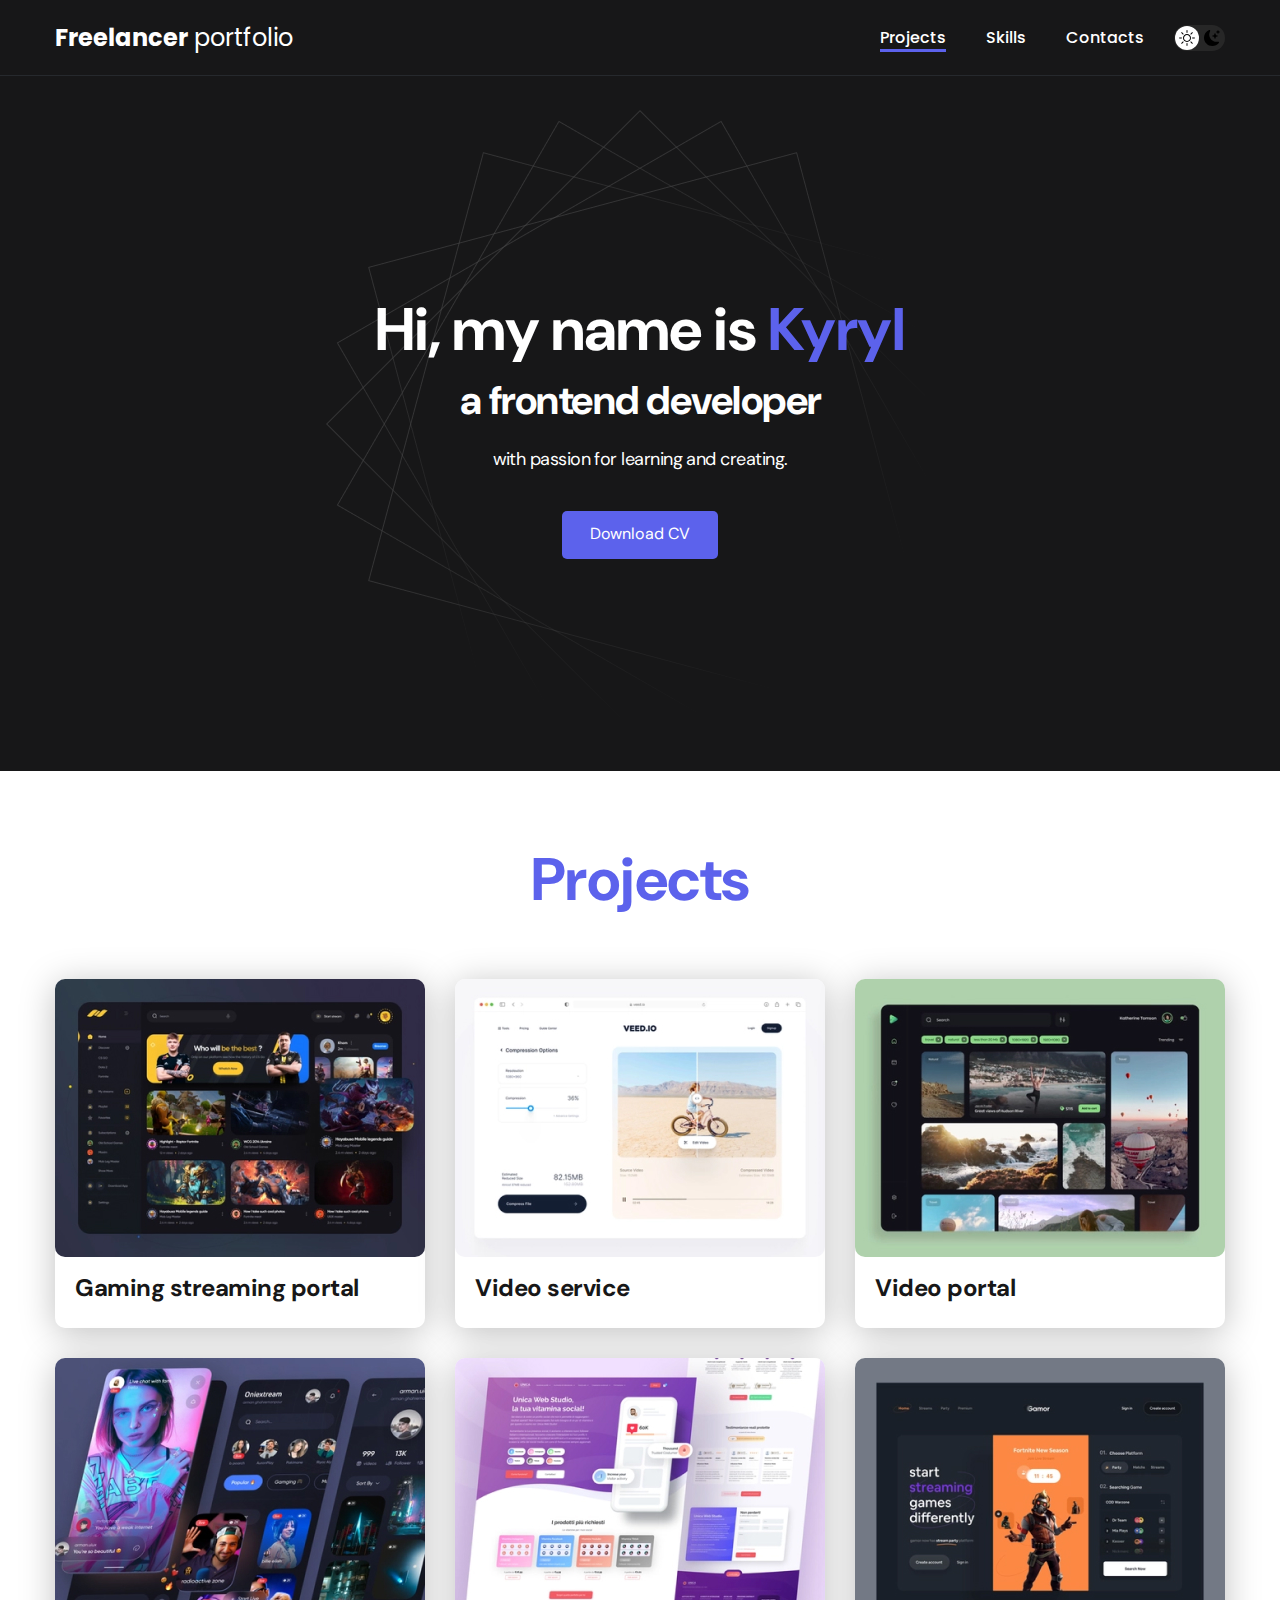
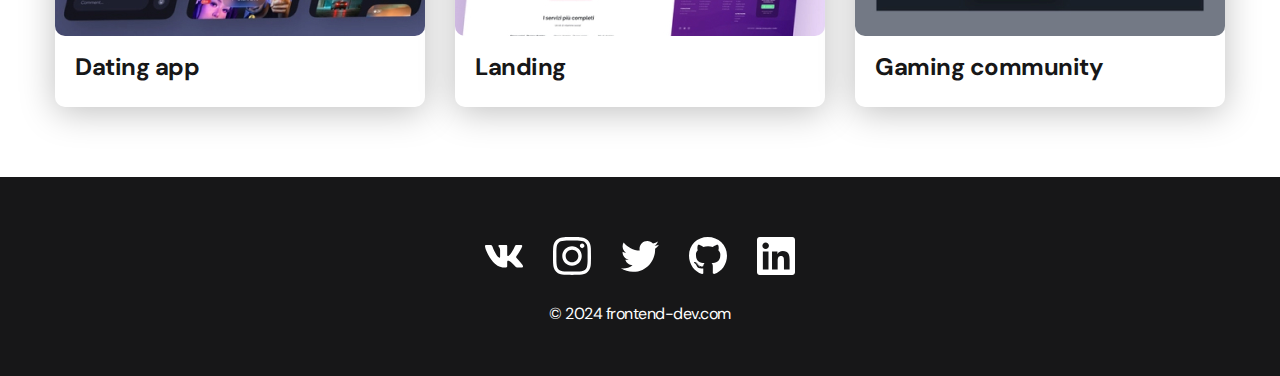
<file: index.html>
<!DOCTYPE html>
<html lang="en">
  <head>
    <meta charset="UTF-8" />
    <meta name="viewport" content="width=device-width, initial-scale=1.0" />
    <title>Freelancer Portfolio</title>
    <link rel="stylesheet" href="./css/main.css" />
  </head>
  <body>
    <nav class="nav">
      <div class="container">
        <div class="nav-row">
          <a href="./index.html" class="logo"
            ><strong>Freelancer</strong> portfolio</a
          >
          <button class="dark-mode-btn">
            <img
              class="dark-mode-btn__icon"
              src="./img/icons/sun.svg"
              alt="Light mode"
            />
            <img
              class="dark-mode-btn__icon"
              src="./img/icons/moon.svg"
              alt="Dark mode"
            />
          </button>
          <ul class="nav-list">
            <li class="nav-list__item">
              <a
                class="nav-list__link nav-list__link--active"
                href="./index.html"
                >Projects</a
              >
            </li>
            <li class="nav-list__item">
              <a class="nav-list__link" href="./skills.html">Skills</a>
            </li>
            <li class="nav-list__item">
              <a class="nav-list__link" href="./contacts.html">Contacts</a>
            </li>
          </ul>
        </div>
      </div>
    </nav>
    <header class="header">
      <div class="header__container">
        <h1 class="header__title">
          <strong>Hi, my name is <em>Kyryl</em></strong
          ><br />
          a frontend developer
        </h1>
        <div class="header__text">
          <p>with passion for learning and creating.</p>
        </div>
        <a href="#!" class="btn">Download CV</a>
      </div>
    </header>
    <main class="section">
      <div class="container">
        <h2 class="title-1">Projects</h2>
        <ul class="projects">
          <li class="project">
            <a href="./project-page.html"></a>
            <img
              src="./img/projects/01.jpg"
              alt="Project img"
              class="project__img"
            />
            <h3 class="project__title">Gaming streaming portal</h3>
          </li>
          <li class="project">
            <a href="./project-page.html"></a>
            <img
              src="./img/projects/02.jpg"
              alt="Project img"
              class="project__img"
            />
            <h3 class="project__title">Video service</h3>
          </li>
          <li class="project">
            <a href="./project-page.html"></a>
            <img
              src="./img/projects/03.jpg"
              alt="Project img"
              class="project__img"
            />
            <h3 class="project__title">Video portal</h3>
          </li>
          <li class="project">
            <img
              src="./img/projects/04.jpg"
              alt="Project img"
              class="project__img"
            />
            <h3 class="project__title">Dating app</h3>
          </li>
          <li class="project">
            <img
              src="./img/projects/05.jpg"
              alt="Project img"
              class="project__img"
            />
            <h3 class="project__title">Landing</h3>
          </li>
          <li class="project">
            <img
              src="./img/projects/06.jpg"
              alt="Project img"
              class="project__img"
            />
            <h3 class="project__title">Gaming community</h3>
          </li>
        </ul>
      </div>
    </main>
    <footer class="footer">
      <div class="container">
        <div class="footer__wrapper">
          <ul class="social">
            <li class="social__item">
              <a href="#!"><img src="./img/icons/vk.svg" alt="Link" /></a>
            </li>
            <li class="social__item">
              <a href="#!"
                ><img src="./img/icons/instagram.svg" alt="Link"
              /></a>
            </li>
            <li class="social__item">
              <a href="#!"><img src="./img/icons/twitter.svg" alt="Link" /></a>
            </li>
            <li class="social__item">
              <a href="#!"><img src="./img/icons/gitHub.svg" alt="Link" /></a>
            </li>
            <li class="social__item">
              <a href="#!"><img src="./img/icons/linkedIn.svg" alt="Link" /></a>
            </li>
          </ul>
          <div class="copyright">
            <p>© 2024 frontend-dev.com</p>
          </div>
        </div>
      </div>
    </footer>
    <script src="./js/main.js"></script>
  </body>
</html>
</file>
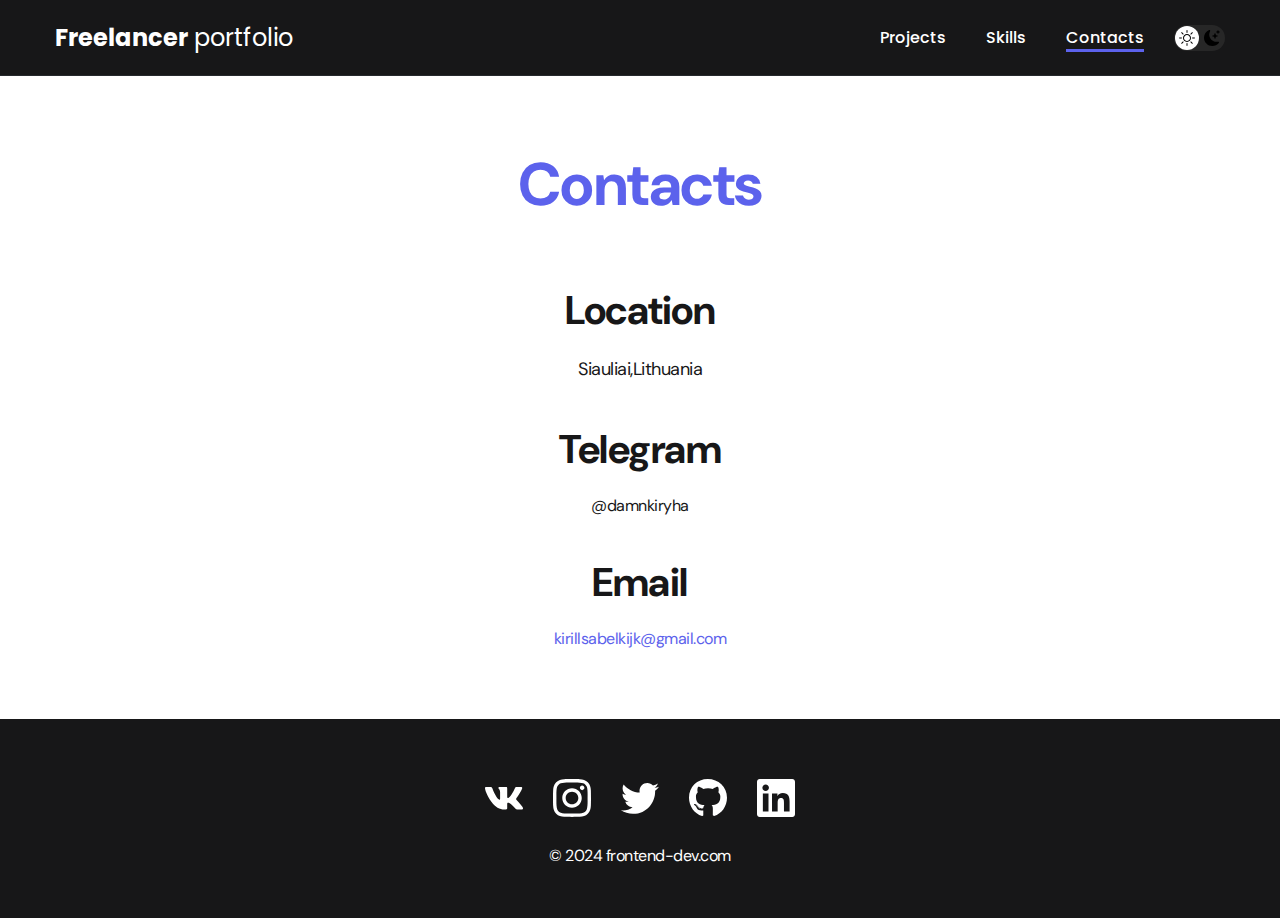
<file: contacts.html>
<!DOCTYPE html>
<html lang="en">
  <head>
    <meta charset="UTF-8" />
    <meta name="viewport" content="width=device-width, initial-scale=1.0" />
    <title>Freelancer Portfolio</title>
    <link rel="stylesheet" href="./css/main.css" />
  </head>
  <body>
    <nav class="nav">
      <div class="container">
        <nav class="nav-row">
          <a href="./index.html" class="logo"
            ><strong>Freelancer</strong> portfolio</a
          >
          <button class="dark-mode-btn">
            <img
              class="dark-mode-btn__icon"
              src="./img/icons/sun.svg"
              alt="Light mode"
            />
            <img
              class="dark-mode-btn__icon"
              src="./img/icons/moon.svg"
              alt="Dark mode"
            />
          </button>
          <ul class="nav-list">
            <li class="nav-list__item">
              <a class="nav-list__link" href="./index.html">Projects</a>
            </li>
            <li class="nav-list__item">
              <a class="nav-list__link" href="./skills.html">Skills</a>
            </li>
            <li class="nav-list__item">
              <a
                class="nav-list__link nav-list__link--active"
                href="./contacts.html"
                >Contacts</a
              >
            </li>
          </ul>
        </nav>
      </div>
    </nav>
    <main class="section">
      <div class="container">
        <h1 class="title-1">Contacts</h1>
        <ul class="content-list">
          <li class="content-list__item">
            <h2 class="title-2">Location</h2>
            <p>Siauliai,Lithuania</p>
          </li>
          <li class="conyent-list__item">
            <h2 class="title-2">Telegram</h2>
            <p>@damnkiryha</p>
          </li>
          <li class="conyent-list__item">
            <h2 class="title-2">Email</h2>
            <p>
              <a class="email" href="mailto:kirillsabelkijk@gmail.com"
                >kirillsabelkijk@gmail.com</a
              >
            </p>
          </li>
        </ul>
      </div>
    </main>
    <footer class="footer">
      <div class="container">
        <div class="footer__wrapper">
          <ul class="social">
            <li class="social__item">
              <a href="#!"><img src="./img/icons/vk.svg" alt="Link" /></a>
            </li>
            <li class="social__item">
              <a href="#!"
                ><img src="./img/icons/instagram.svg" alt="Link"
              /></a>
            </li>
            <li class="social__item">
              <a href="#!"><img src="./img/icons/twitter.svg" alt="Link" /></a>
            </li>
            <li class="social__item">
              <a href="#!"><img src="./img/icons/gitHub.svg" alt="Link" /></a>
            </li>
            <li class="social__item">
              <a href="#!"><img src="./img/icons/linkedIn.svg" alt="Link" /></a>
            </li>
          </ul>
          <div class="copyright">
            <p>© 2024 frontend-dev.com</p>
          </div>
        </div>
      </div>
    </footer>
    <script src="./js/main.js"></script>
  </body>
</html>
</file>
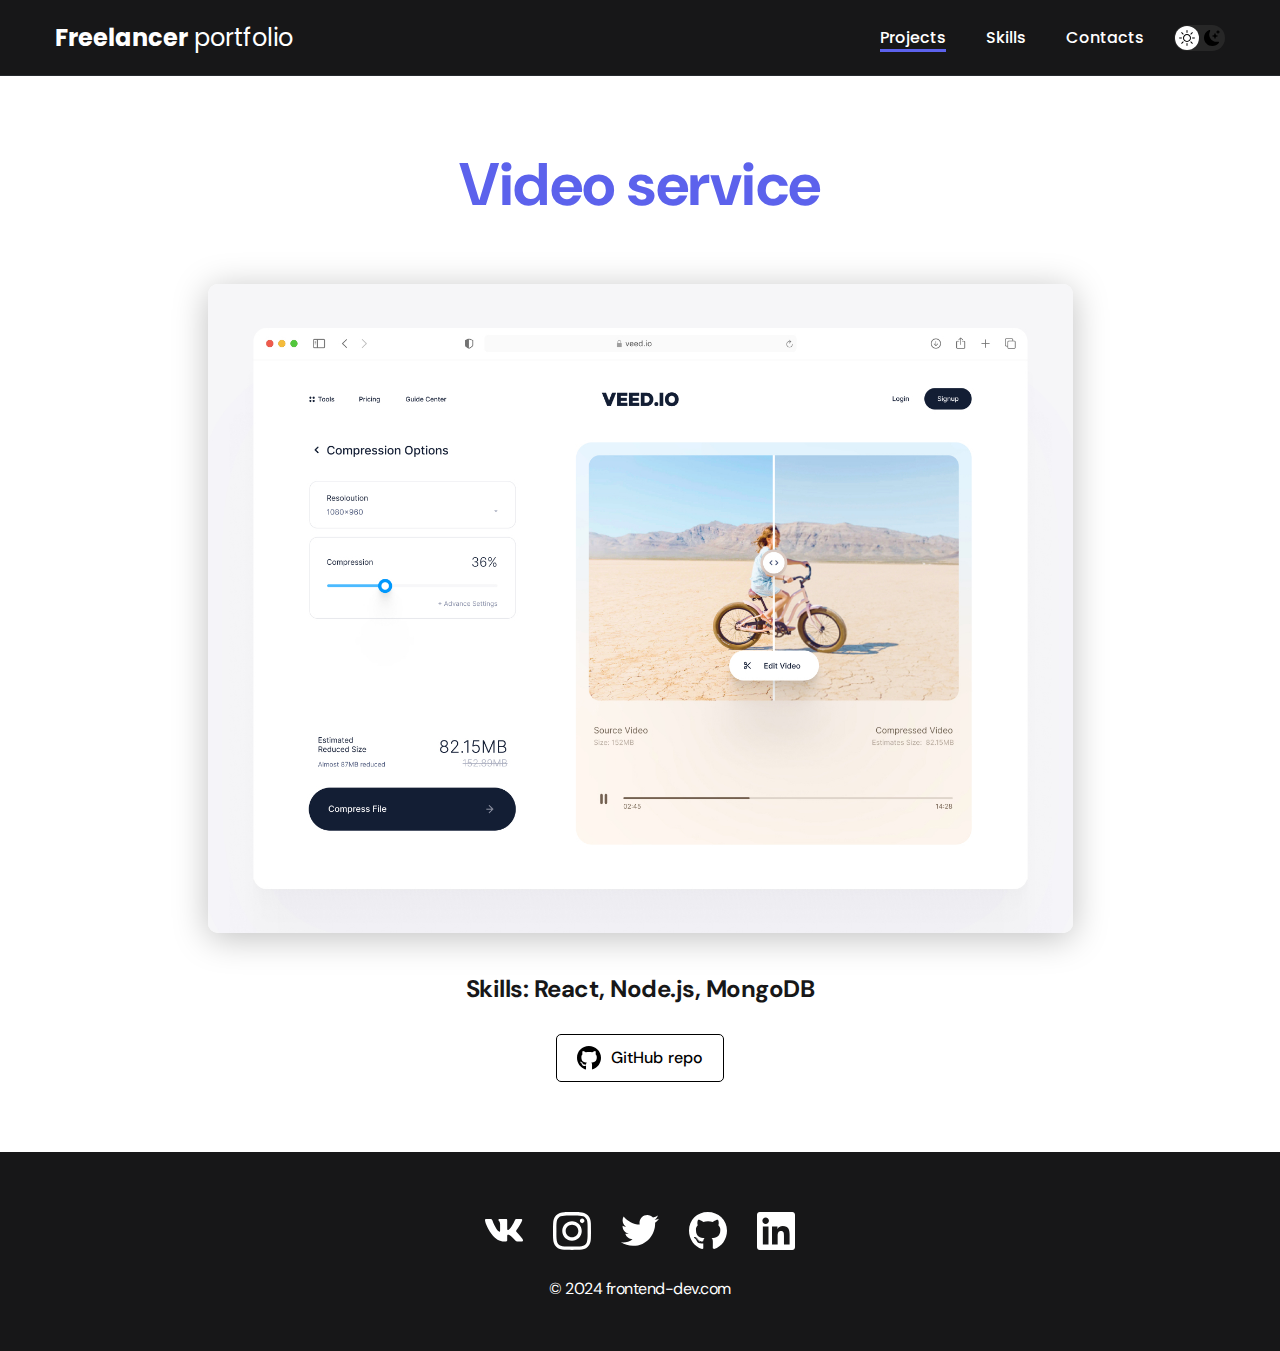
<file: project-page.html>
<!DOCTYPE html>
<html lang="en">
  <head>
    <meta charset="UTF-8" />
    <meta name="viewport" content="width=device-width, initial-scale=1.0" />
    <title>Freelancer Portfolio</title>
    <link rel="stylesheet" href="./css/main.css" />
  </head>
  <body>
    <nav class="nav">
      <div class="container">
        <nav class="nav-row">
          <a href="./index.html" class="logo"
            ><strong>Freelancer</strong> portfolio</a
          >
          <button class="dark-mode-btn">
            <img
              class="dark-mode-btn__icon"
              src="./img/icons/sun.svg"
              alt="Light mode"
            />
            <img
              class="dark-mode-btn__icon"
              src="./img/icons/moon.svg"
              alt="Dark mode"
            />
          </button>
          <ul class="nav-list">
            <li class="nav-list__item">
              <a
                class="nav-list__link nav-list__link--active"
                href="./index.html"
                >Projects</a
              >
            </li>
            <li class="nav-list__item">
              <a class="nav-list__link" href="./skills.html">Skills</a>
            </li>
            <li class="nav-list__item">
              <a class="nav-list__link" href="./contacts.html">Contacts</a>
            </li>
          </ul>
        </nav>
      </div>
    </nav>
    <main class="section">
      <div class="container">
        <div class="project-details">
          <h1 class="title-1">Video service</h1>
          <img
            src="./img/projects/02-big.jpg"
            alt="Project"
            class="project-details__cover"
          />
          <div class="project-details__desc">
            <p>Skills: React, Node.js, MongoDB</p>
          </div>
          <a href="#!" class="btn-outline">
            <img src="./img/icons/gitHub-black.svg" alt="" />
            GitHub repo
          </a>
        </div>
      </div>
    </main>
    <footer class="footer">
      <div class="container">
        <div class="footer__wrapper">
          <ul class="social">
            <li class="social__item">
              <a href="#!"><img src="./img/icons/vk.svg" alt="Link" /></a>
            </li>
            <li class="social__item">
              <a href="#!"
                ><img src="./img/icons/instagram.svg" alt="Link"
              /></a>
            </li>
            <li class="social__item">
              <a href="#!"><img src="./img/icons/twitter.svg" alt="Link" /></a>
            </li>
            <li class="social__item">
              <a href="#!"><img src="./img/icons/gitHub.svg" alt="Link" /></a>
            </li>
            <li class="social__item">
              <a href="#!"><img src="./img/icons/linkedIn.svg" alt="Link" /></a>
            </li>
          </ul>
          <div class="copyright">
            <p>© 2024 frontend-dev.com</p>
          </div>
        </div>
      </div>
    </footer>
    <script src="./js/main.js"></script>
  </body>
</html>
</file>
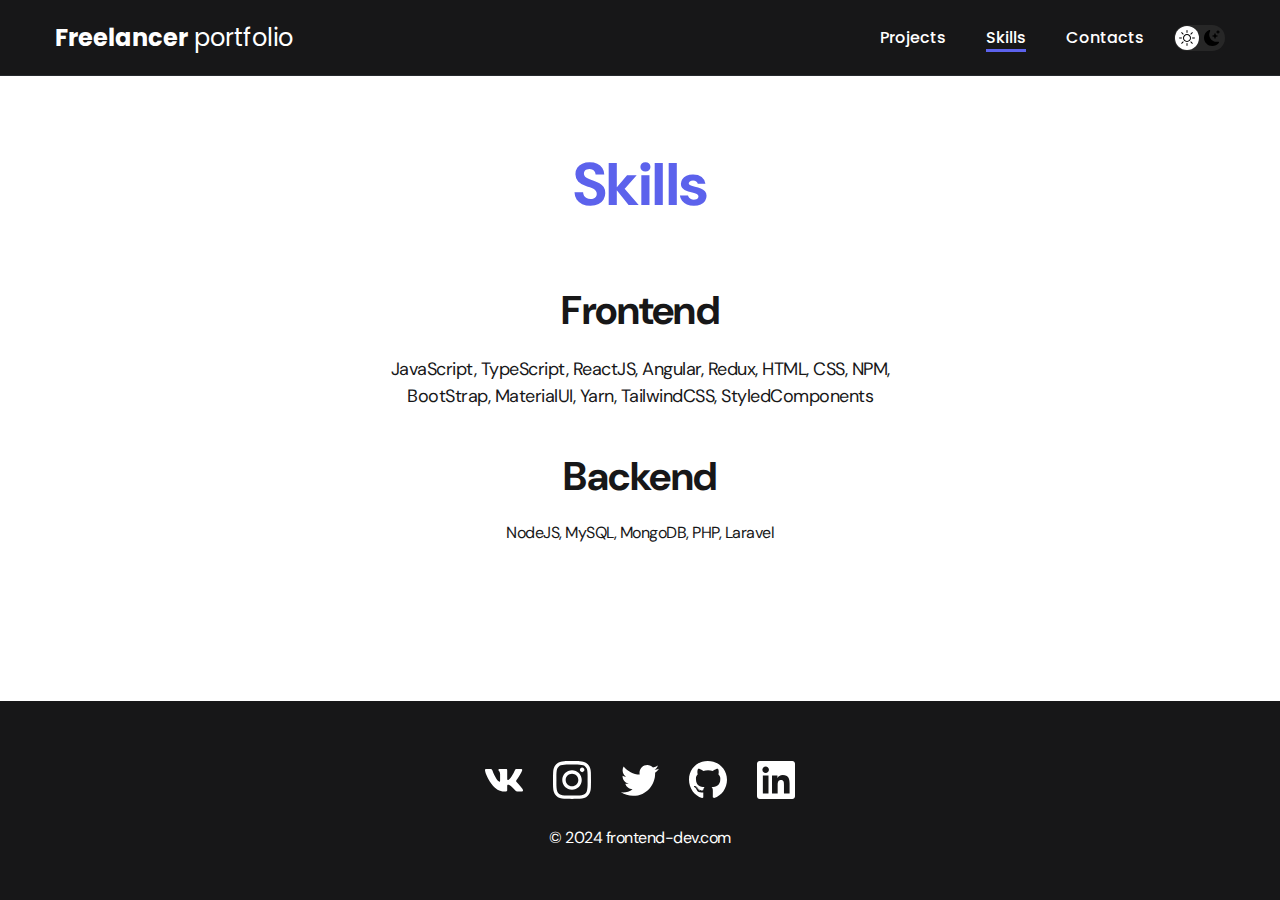
<file: skills.html>
<!DOCTYPE html>
<html lang="en">
  <head>
    <meta charset="UTF-8" />
    <meta name="viewport" content="width=device-width, initial-scale=1.0" />
    <title>Freelancer Portfolio</title>
    <link rel="stylesheet" href="./css/main.css" />
  </head>
  <body>
    <nav class="nav">
      <div class="container">
        <nav class="nav-row">
          <a href="./index.html" class="logo"
            ><strong>Freelancer</strong> portfolio</a
          >
          <button class="dark-mode-btn">
            <img
              class="dark-mode-btn__icon"
              src="./img/icons/sun.svg"
              alt="Light mode"
            />
            <img
              class="dark-mode-btn__icon"
              src="./img/icons/moon.svg"
              alt="Dark mode"
            />
          </button>
          <ul class="nav-list">
            <li class="nav-list__item">
              <a class="nav-list__link" href="./index.html">Projects</a>
            </li>
            <li class="nav-list__item">
              <a
                class="nav-list__link nav-list__link--active"
                href="./skills.html"
                >Skills</a
              >
            </li>
            <li class="nav-list__item">
              <a class="nav-list__link" href="./contacts.html">Contacts</a>
            </li>
          </ul>
        </nav>
      </div>
    </nav>
    <main class="section">
      <div class="container">
        <h1 class="title-1">Skills</h1>
        <ul class="content-list">
          <li class="content-list__item">
            <h2 class="title-2">Frontend</h2>
            <p>
              JavaScript, TypeScript, ReactJS, Angular, Redux, HTML, CSS, NPM,
              BootStrap, MaterialUI, Yarn, TailwindCSS, StyledComponents
            </p>
          </li>
          <li class="conyent-list__item">
            <h2 class="title-2">Backend</h2>
            <p>NodeJS, MySQL, MongoDB, PHP, Laravel</p>
          </li>
        </ul>
      </div>
    </main>
    <footer class="footer">
      <div class="container">
        <div class="footer__wrapper">
          <ul class="social">
            <li class="social__item">
              <a href="#!"><img src="./img/icons/vk.svg" alt="Link" /></a>
            </li>
            <li class="social__item">
              <a href="#!"
                ><img src="./img/icons/instagram.svg" alt="Link"
              /></a>
            </li>
            <li class="social__item">
              <a href="#!"><img src="./img/icons/twitter.svg" alt="Link" /></a>
            </li>
            <li class="social__item">
              <a href="#!"><img src="./img/icons/gitHub.svg" alt="Link" /></a>
            </li>
            <li class="social__item">
              <a href="#!"><img src="./img/icons/linkedIn.svg" alt="Link" /></a>
            </li>
          </ul>
          <div class="copyright">
            <p>© 2024 frontend-dev.com</p>
          </div>
        </div>
      </div>
    </footer>
    <script src="./js/main.js"></script>
  </body>
</html>
</file>
<file: css/main.css>
@import "./reset.css";
@import url("https://fonts.googleapis.com/css2?family=DM+Sans:ital,opsz,wght@0,9..40,100..1000;1,9..40,100..1000&family=Poppins:ital,wght@0,100;0,200;0,300;0,400;0,500;0,600;0,700;0,800;0,900;1,100;1,200;1,300;1,400;1,500;1,600;1,700;1,800;1,900&display=swap");

/* font-family: "Poppins", sans-serif;
   font-family: "DM Sans", sans-serif;
*/
:root {
  --black: #171718;
  --black-border: #26292d;
  --white: #ffffff;
  --purple: #5c62ec;

  --text-color: var(--black);
  --dark-bg: var(--black);
  --dark-border: var(--black-border);
  --header-text: var(--white);
  --accent: var(--purple);
  /* Light mode */
  --page-bg: var(--white);
  --text-color: var(--black);
  --title-1: var(--accent);

  --project-card-bg: var(--white);
  --project-card-text: var(--black);
  --box-shadow: 0 5px 35px 0 rgba(0, 0, 0, 0.25);
}
.dark {
  /* Dark mode */
  --page-bg: #252526;
  --text-color: var(--white);
  --title-1: var(--white);
  --project-card-bg: var(--black);
  --project-card-text: var(--white);
  --box-shadow: 0 5px 35px 0 rgba(0, 0, 0, 0.8);
}
html,
body {
  font-family: "DM Sans", sans-serif;
  letter-spacing: -0.5px;
  min-height: 100vh;
  display: flex;
  flex-direction: column;
  /* Light mode */
  background-color: var(--page-bg);
  color: var(--text-color);
}
a {
  color: var(--header-text);
}
.none {
  display: none !important;
}
.title-2 {
  font-weight: 700;
  font-size: 40px;
  line-height: 130%;
  margin-bottom: 20px;
}
.title-1 {
  margin-bottom: 60px;
  font-weight: 700;
  font-size: 60px;
  line-height: 130%;
  color: var(--title-1);
  text-align: center;
}
.container {
  max-width: 1200px;
  padding: 0 15px;
  margin: 0 auto;
}

/* NAV */
.nav {
  padding: 20px 0;
  background-color: var(--dark-bg);
  color: var(--header-text);
  border-bottom: 1px solid var(--dark-border);
  letter-spacing: normal;
}
.nav-row {
  display: flex;
  justify-content: flex-end;
  align-items: center;
  column-gap: 30px;
  row-gap: 20px;
  flex-wrap: wrap;
}
.logo {
  color: var(--header-text);
  font-size: 24px;
  font-family: "Poppins", sans-serif;
  margin-right: auto;
}
.logo strong {
  font-weight: 700;
}
.nav-list {
  display: flex;
  column-gap: 40px;
  align-items: center;
  font-weight: 500;
  font-size: 16px;
  font-family: "Poppins", sans-serif;
}

.nav-list__link--active {
  position: relative;
}
.nav-list__link--active::before {
  content: "";
  position: absolute;
  left: 0;
  top: 100%;
  display: block;
  width: 100%;
  height: 3px;
  background-color: var(--accent);
}
.nav-list__link:hover {
  transition: opacity 0.2s ease-in;
}
.nav-list__link:hover {
  opacity: 0.8;
}
.dark-mode-btn {
  order: 9;
  position: relative;
  border-radius: 50px;
  width: 51px;
  height: 26px;
  background-color: #272727;
  padding: 5px;
  display: flex;
  justify-content: space-between;
}
.dark-mode-btn::before {
  position: absolute;
  top: 1px;
  left: 1px;
  content: "";
  display: block;
  width: 24px;
  height: 24px;
  border-radius: 50%;
  background-color: var(--white);
  transition: left 0.2s ease-in;
}
.dark-mode-btn__icon {
  position: relative;
  z-index: 9;
}
.dark-mode-btn--active::before {
  left: 26px;
}
/* header */
.header {
  padding: 40px 0;
  min-height: 695px;
  background-color: var(--dark-bg);
  color: var(--header-text);
  display: flex;
  justify-content: center;
  align-items: center;
  text-align: center;

  background-image: url("./../img/header-bg.png");
  background-repeat: no-repeat;
  background-size: auto;
  background-position: center center;
}
.header__container {
  max-width: 630px;
  padding: 0 15px;
}
.header__title {
  margin-bottom: 20px;
  font-size: 40px;
  font-weight: 700;
  line-height: 1.4;
}
.header__title strong {
  font-size: 60px;
  font-weight: 700;
}
.header__title em {
  font-style: normal;
  color: var(--accent);
}
.header__text {
  margin-bottom: 40px;
  font-size: 18px;
  line-height: 133%;
  letter-spacing: -0.03em;
}
.header__text p + p {
  margin-top: 1em;
}
/* btn */
.btn {
  display: inline-block;
  border-radius: 5px;
  height: 48px;
  padding: 12px 28px;
  background-color: var(--accent);
  letter-spacing: 0.15px;
  font-size: 16px;
  transition: opacity 0.2s ease-in;
}
.btn:hover {
  opacity: 0.8;
}
.btn:active {
  position: relative;
  top: 1px;
}
/* projects */
.section {
  padding: 70px 0;
}
.projects {
  display: flex;
  flex-wrap: wrap;
  justify-content: center;
  column-gap: 30px;
  row-gap: 30px;
}
.project {
  max-width: 370px;
  background-color: var(--project-card-bg);
  box-shadow: var(--box-shadow);
  border-radius: 10px;
}
.project__img {
  border-radius: 10px;
}
.project__title {
  padding: 15px 20px 25px;
  font-weight: 700;
  font-size: 24px;
  line-height: 130%;
  color: var(--project-card-text);
}
/* project-details */
.project-details {
  max-width: 865px;
  margin: 0 auto;
  display: flex;
  flex-direction: column;
  align-items: center;
  text-align: center;
}
.project-details__cover {
  max-width: 100%;
  margin-bottom: 40px;
  box-shadow: 0 5px 35px 0 rgba(0, 0, 0, 0.25);
  border-radius: 10px;
}
.project-details__desc {
  font-weight: 700;
  font-size: 24px;
  line-height: 130%;
  margin-bottom: 30px;
}
.btn-outline {
  color: #000000;
  font-weight: 500;
  font-size: 16px;
  line-height: 150%;
  letter-spacing: 0.01em;
  height: 48px;
  border-radius: 5px;
  padding: 12px 20px;
  border: 1px solid #000;
  display: flex;
  column-gap: 10px;
  align-items: center;
  transition: opacity 0.2s ease-in;
}
.btn-outline:hover {
  opacity: 0.8;
}
.btn-outline:active {
  position: relative;
  top: 1px;
}
/* content list */
.content-list {
  max-width: 570px;
  display: flex;
  flex-direction: column;
  align-items: center;
  text-align: center;
  margin: 0 auto;
  row-gap: 40px;
}
.content-list__item {
  font-weight: 400;
  font-size: 18px;
  line-height: 150%;
}
.content-list__item p + p {
  margin-top: 0.5em;
}
/* footer */
.footer {
  background-color: var(--dark-bg);
  padding: 60px 0 50px;
  margin-top: auto;
}
.footer__wrapper {
  display: flex;
  flex-direction: column;
  text-align: center;
  row-gap: 27px;
}
.social {
  display: flex;
  column-gap: 30px;
  align-items: center;
  justify-content: center;
}
.copyright {
  font-weight: 400;
  font-size: 16px;
  line-height: 150%;
}
.copyright p + p {
  margin-top: 0.5em;
}
.copyright p {
  color: #ffffff;
}
.email {
  color: var(--accent);
}

@media screen and (max-width: 630px) {
  .header {
    min-height: unset;
  }
  .header__title {
    font-size: 30px;
  }
  .header__title strong {
    font-size: 40px;
  }
  .section {
    padding: 40px 0;
  }
  .title-1 {
    font-size: 40px;
    margin-bottom: 30px;
  }
  .title-2 {
    margin-bottom: 10px;
    font-size: 30px;
  }
  .project__title {
    font-size: 22px;
  }
  .footer {
    padding: 40px 0 30px;
  }
  .social__item {
    width: 28px;
  }
  .social {
    column-gap: 20px;
  }
  .footer__wrapper {
    row-gap: 20px;
  }
  .content-list {
    row-gap: 20px;
  }
  .nav-row {
    justify-content: space-between;
  }
  .dark-mode-btn {
    order: 0;
  }
}
</file>
